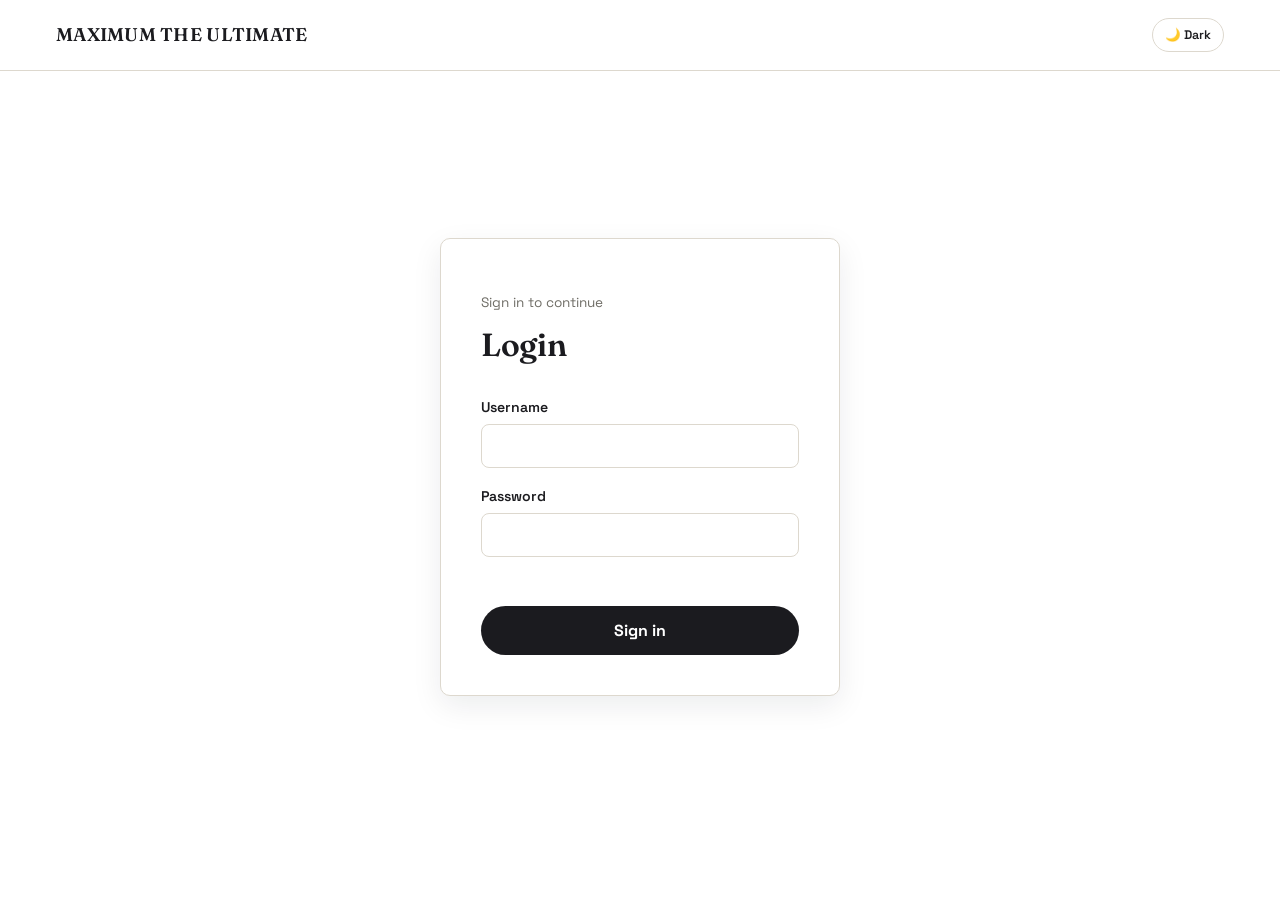
<file: index.html>
<!doctype html>
<html lang="en">
<head>
<script src="js/auth-guard.js?v=20261030b"></script>
<meta charset="utf-8" />
<meta name="viewport" content="width=device-width, initial-scale=1" />
<link rel="preconnect" href="https://script.google.com" crossorigin />
<link rel="preconnect" href="https://script.googleusercontent.com" crossorigin />
<link rel="dns-prefetch" href="https://script.google.com" />
<link rel="dns-prefetch" href="https://script.googleusercontent.com" />
<title>MAXIMUM THE ULTIMATE — Event Reports &amp; Analytics</title>
<link rel="stylesheet" href="css/style.css?v=20261030b" />
<link rel="stylesheet" href="css/loader.css?v=20261030b" />
<link rel="stylesheet" href="css/feas.css?v=20261030b" />
<link rel="stylesheet" href="css/home.css?v=20261030b" />
</head>
<body class="home-page">
  <header class="topnav homebar">
    <div class="brand"><svg class="brand-mark" viewBox="0 0 24 24" fill="currentColor" aria-hidden="true"><rect x="0" y="0" width="6" height="6" rx="1"/><rect x="9" y="0" width="6" height="6" rx="1"/><rect x="18" y="0" width="6" height="6" rx="1"/><rect x="9" y="9" width="6" height="6" rx="1"/><rect x="18" y="9" width="6" height="6" rx="1"/><rect x="0" y="18" width="6" height="6" rx="1"/><rect x="18" y="18" width="6" height="6" rx="1"/></svg>MAXIMUM THE ULTIMATE</div>
    <div class="topnav-actions"><button type="button" class="theme-toggle" data-theme-toggle>🌙 Dark</button></div>
  </header>

  <main class="home">
    <h1>Main menu</h1>
    <p class="sub">Choose a feature to open.</p>
    <nav class="tiles" aria-label="Features">
      <a class="tile" href="input.html" style="--tcl:#1f8a70;--tcd:#9fd4ab"><svg class="tile-px" viewBox="0 0 164 38" fill="currentColor" aria-hidden="true"><rect x="84" y="0" width="10" height="10" rx="1.5" opacity="0.46"/><rect x="98" y="0" width="10" height="10" rx="1.5" opacity="0.42"/><rect x="112" y="0" width="10" height="10" rx="1.5" opacity="0.60"/><rect x="126" y="0" width="10" height="10" rx="1.5" opacity="0.53"/><rect x="140" y="0" width="10" height="10" rx="1.5" opacity="0.58"/><rect x="154" y="0" width="10" height="10" rx="1.5" opacity="0.73"/><rect x="56" y="14" width="10" height="10" rx="1.5" opacity="0.25"/><rect x="70" y="14" width="10" height="10" rx="1.5" opacity="0.31"/><rect x="84" y="14" width="10" height="10" rx="1.5" opacity="0.32"/><rect x="98" y="14" width="10" height="10" rx="1.5" opacity="0.56"/><rect x="126" y="14" width="10" height="10" rx="1.5" opacity="0.63"/><rect x="140" y="14" width="10" height="10" rx="1.5" opacity="0.85"/><rect x="154" y="14" width="10" height="10" rx="1.5" opacity="0.61"/><rect x="0" y="28" width="10" height="10" rx="1.5" opacity="0.07"/><rect x="14" y="28" width="10" height="10" rx="1.5" opacity="0.11"/><rect x="56" y="28" width="10" height="10" rx="1.5" opacity="0.22"/><rect x="70" y="28" width="10" height="10" rx="1.5" opacity="0.28"/><rect x="98" y="28" width="10" height="10" rx="1.5" opacity="0.51"/><rect x="112" y="28" width="10" height="10" rx="1.5" opacity="0.62"/><rect x="126" y="28" width="10" height="10" rx="1.5" opacity="0.67"/><rect x="140" y="28" width="10" height="10" rx="1.5" opacity="0.90"/><rect x="154" y="28" width="10" height="10" rx="1.5" opacity="0.64"/></svg><span class="tile-ic"><svg viewBox="0 0 24 24" fill="currentColor" aria-hidden="true"><rect x="9" y="0" width="6" height="6" rx="1"/><rect x="0" y="9" width="6" height="6" rx="1" opacity="0.8"/><rect x="9" y="9" width="6" height="6" rx="1"/><rect x="18" y="9" width="6" height="6" rx="1" opacity="0.8"/><rect x="9" y="18" width="6" height="6" rx="1" opacity="0.55"/></svg></span><span class="tile-t">Input Report</span><span class="tile-d">Record events and rental items, plus the Event List (open, edit, duplicate).</span></a>
      <a class="tile" href="analytics.html" style="--tcl:#6b4fa0;--tcd:#aa9ddb"><svg class="tile-px" viewBox="0 0 164 38" fill="currentColor" aria-hidden="true"><rect x="14" y="0" width="10" height="10" rx="1.5" opacity="0.12"/><rect x="28" y="0" width="10" height="10" rx="1.5" opacity="0.14"/><rect x="70" y="0" width="10" height="10" rx="1.5" opacity="0.39"/><rect x="84" y="0" width="10" height="10" rx="1.5" opacity="0.47"/><rect x="98" y="0" width="10" height="10" rx="1.5" opacity="0.49"/><rect x="112" y="0" width="10" height="10" rx="1.5" opacity="0.49"/><rect x="126" y="0" width="10" height="10" rx="1.5" opacity="0.66"/><rect x="140" y="0" width="10" height="10" rx="1.5" opacity="0.57"/><rect x="154" y="0" width="10" height="10" rx="1.5" opacity="0.60"/><rect x="14" y="14" width="10" height="10" rx="1.5" opacity="0.11"/><rect x="28" y="14" width="10" height="10" rx="1.5" opacity="0.16"/><rect x="42" y="14" width="10" height="10" rx="1.5" opacity="0.21"/><rect x="56" y="14" width="10" height="10" rx="1.5" opacity="0.32"/><rect x="84" y="14" width="10" height="10" rx="1.5" opacity="0.43"/><rect x="98" y="14" width="10" height="10" rx="1.5" opacity="0.40"/><rect x="112" y="14" width="10" height="10" rx="1.5" opacity="0.44"/><rect x="126" y="14" width="10" height="10" rx="1.5" opacity="0.75"/><rect x="140" y="14" width="10" height="10" rx="1.5" opacity="0.59"/><rect x="154" y="14" width="10" height="10" rx="1.5" opacity="0.70"/><rect x="56" y="28" width="10" height="10" rx="1.5" opacity="0.29"/><rect x="70" y="28" width="10" height="10" rx="1.5" opacity="0.35"/><rect x="84" y="28" width="10" height="10" rx="1.5" opacity="0.39"/><rect x="98" y="28" width="10" height="10" rx="1.5" opacity="0.51"/><rect x="112" y="28" width="10" height="10" rx="1.5" opacity="0.66"/><rect x="126" y="28" width="10" height="10" rx="1.5" opacity="0.52"/><rect x="140" y="28" width="10" height="10" rx="1.5" opacity="0.53"/><rect x="154" y="28" width="10" height="10" rx="1.5" opacity="0.76"/></svg><span class="tile-ic"><svg viewBox="0 0 24 24" fill="currentColor" aria-hidden="true"><rect x="9" y="0" width="6" height="6" rx="1"/><rect x="9" y="9" width="6" height="6" rx="1"/><rect x="18" y="9" width="6" height="6" rx="1" opacity="0.7"/><rect x="0" y="18" width="6" height="6" rx="1" opacity="0.45"/><rect x="9" y="18" width="6" height="6" rx="1"/><rect x="18" y="18" width="6" height="6" rx="1" opacity="0.7"/></svg></span><span class="tile-t">Analytics</span><span class="tile-d">Data story: vendors, prices, items, and spending patterns.</span></a>
      <a class="tile" href="budget.html" style="--tcl:#d4472a;--tcd:#f2a691"><svg class="tile-px" viewBox="0 0 164 38" fill="currentColor" aria-hidden="true"><rect x="56" y="0" width="10" height="10" rx="1.5" opacity="0.26"/><rect x="70" y="0" width="10" height="10" rx="1.5" opacity="0.33"/><rect x="126" y="0" width="10" height="10" rx="1.5" opacity="0.60"/><rect x="140" y="0" width="10" height="10" rx="1.5" opacity="0.55"/><rect x="154" y="0" width="10" height="10" rx="1.5" opacity="0.61"/><rect x="0" y="14" width="10" height="10" rx="1.5" opacity="0.07"/><rect x="14" y="14" width="10" height="10" rx="1.5" opacity="0.11"/><rect x="28" y="14" width="10" height="10" rx="1.5" opacity="0.18"/><rect x="56" y="14" width="10" height="10" rx="1.5" opacity="0.26"/><rect x="98" y="14" width="10" height="10" rx="1.5" opacity="0.45"/><rect x="112" y="14" width="10" height="10" rx="1.5" opacity="0.68"/><rect x="126" y="14" width="10" height="10" rx="1.5" opacity="0.64"/><rect x="140" y="14" width="10" height="10" rx="1.5" opacity="0.73"/><rect x="154" y="14" width="10" height="10" rx="1.5" opacity="0.87"/><rect x="14" y="28" width="10" height="10" rx="1.5" opacity="0.11"/><rect x="56" y="28" width="10" height="10" rx="1.5" opacity="0.26"/><rect x="98" y="28" width="10" height="10" rx="1.5" opacity="0.36"/><rect x="112" y="28" width="10" height="10" rx="1.5" opacity="0.59"/><rect x="126" y="28" width="10" height="10" rx="1.5" opacity="0.60"/><rect x="140" y="28" width="10" height="10" rx="1.5" opacity="0.65"/><rect x="154" y="28" width="10" height="10" rx="1.5" opacity="0.92"/></svg><span class="tile-ic"><svg viewBox="0 0 24 24" fill="currentColor" aria-hidden="true"><rect x="18" y="0" width="6" height="6" rx="1"/><rect x="9" y="9" width="6" height="6" rx="1" opacity="0.75"/><rect x="18" y="9" width="6" height="6" rx="1"/><rect x="0" y="18" width="6" height="6" rx="1" opacity="0.4"/><rect x="9" y="18" width="6" height="6" rx="1" opacity="0.75"/><rect x="18" y="18" width="6" height="6" rx="1"/></svg></span><span class="tile-t">Budget</span><span class="tile-d">Build a budget with item, vendor, and price suggestions from the database.</span></a>
      <a class="tile" href="feasibility.html" style="--tcl:#b8860b;--tcd:#e8ca8d"><svg class="tile-px" viewBox="0 0 164 38" fill="currentColor" aria-hidden="true"><rect x="84" y="0" width="10" height="10" rx="1.5" opacity="0.43"/><rect x="112" y="0" width="10" height="10" rx="1.5" opacity="0.54"/><rect x="126" y="0" width="10" height="10" rx="1.5" opacity="0.56"/><rect x="140" y="0" width="10" height="10" rx="1.5" opacity="0.84"/><rect x="154" y="0" width="10" height="10" rx="1.5" opacity="0.84"/><rect x="14" y="14" width="10" height="10" rx="1.5" opacity="0.11"/><rect x="28" y="14" width="10" height="10" rx="1.5" opacity="0.15"/><rect x="42" y="14" width="10" height="10" rx="1.5" opacity="0.22"/><rect x="56" y="14" width="10" height="10" rx="1.5" opacity="0.23"/><rect x="84" y="14" width="10" height="10" rx="1.5" opacity="0.44"/><rect x="98" y="14" width="10" height="10" rx="1.5" opacity="0.54"/><rect x="126" y="14" width="10" height="10" rx="1.5" opacity="0.48"/><rect x="140" y="14" width="10" height="10" rx="1.5" opacity="0.87"/><rect x="154" y="14" width="10" height="10" rx="1.5" opacity="0.85"/><rect x="14" y="28" width="10" height="10" rx="1.5" opacity="0.10"/><rect x="42" y="28" width="10" height="10" rx="1.5" opacity="0.20"/><rect x="56" y="28" width="10" height="10" rx="1.5" opacity="0.30"/><rect x="70" y="28" width="10" height="10" rx="1.5" opacity="0.35"/><rect x="84" y="28" width="10" height="10" rx="1.5" opacity="0.45"/><rect x="98" y="28" width="10" height="10" rx="1.5" opacity="0.37"/><rect x="112" y="28" width="10" height="10" rx="1.5" opacity="0.63"/><rect x="140" y="28" width="10" height="10" rx="1.5" opacity="0.82"/><rect x="154" y="28" width="10" height="10" rx="1.5" opacity="0.96"/></svg><span class="tile-ic"><svg viewBox="0 0 24 24" fill="currentColor" aria-hidden="true"><rect x="0" y="0" width="6" height="6" rx="1" opacity="0.3"/><rect x="9" y="0" width="6" height="6" rx="1" opacity="0.65"/><rect x="18" y="0" width="6" height="6" rx="1" opacity="0.3"/><rect x="0" y="9" width="6" height="6" rx="1" opacity="0.65"/><rect x="9" y="9" width="6" height="6" rx="1"/><rect x="18" y="9" width="6" height="6" rx="1" opacity="0.65"/><rect x="0" y="18" width="6" height="6" rx="1" opacity="0.3"/><rect x="9" y="18" width="6" height="6" rx="1" opacity="0.65"/><rect x="18" y="18" width="6" height="6" rx="1" opacity="0.3"/></svg></span><span class="tile-t">Feasibility</span><span class="tile-d">Check event budget feasibility against the limit & margin.</span></a>
      <a class="tile" href="vendor.html" style="--tcl:#0e7c86;--tcd:#74bcc4"><svg class="tile-px" viewBox="0 0 164 38" fill="currentColor" aria-hidden="true"><rect x="0" y="0" width="10" height="10" rx="1.5" opacity="0.07"/><rect x="70" y="0" width="10" height="10" rx="1.5" opacity="0.34"/><rect x="98" y="0" width="10" height="10" rx="1.5" opacity="0.37"/><rect x="112" y="0" width="10" height="10" rx="1.5" opacity="0.54"/><rect x="126" y="0" width="10" height="10" rx="1.5" opacity="0.63"/><rect x="140" y="0" width="10" height="10" rx="1.5" opacity="0.87"/><rect x="154" y="0" width="10" height="10" rx="1.5" opacity="0.74"/><rect x="28" y="14" width="10" height="10" rx="1.5" opacity="0.15"/><rect x="42" y="14" width="10" height="10" rx="1.5" opacity="0.19"/><rect x="70" y="14" width="10" height="10" rx="1.5" opacity="0.32"/><rect x="84" y="14" width="10" height="10" rx="1.5" opacity="0.43"/><rect x="98" y="14" width="10" height="10" rx="1.5" opacity="0.45"/><rect x="112" y="14" width="10" height="10" rx="1.5" opacity="0.49"/><rect x="126" y="14" width="10" height="10" rx="1.5" opacity="0.75"/><rect x="140" y="14" width="10" height="10" rx="1.5" opacity="0.89"/><rect x="154" y="14" width="10" height="10" rx="1.5" opacity="0.59"/><rect x="0" y="28" width="10" height="10" rx="1.5" opacity="0.07"/><rect x="42" y="28" width="10" height="10" rx="1.5" opacity="0.21"/><rect x="56" y="28" width="10" height="10" rx="1.5" opacity="0.23"/><rect x="70" y="28" width="10" height="10" rx="1.5" opacity="0.40"/><rect x="84" y="28" width="10" height="10" rx="1.5" opacity="0.48"/><rect x="98" y="28" width="10" height="10" rx="1.5" opacity="0.43"/><rect x="112" y="28" width="10" height="10" rx="1.5" opacity="0.57"/><rect x="126" y="28" width="10" height="10" rx="1.5" opacity="0.75"/><rect x="140" y="28" width="10" height="10" rx="1.5" opacity="0.63"/><rect x="154" y="28" width="10" height="10" rx="1.5" opacity="0.97"/></svg><span class="tile-ic"><svg viewBox="0 0 24 24" fill="currentColor" aria-hidden="true"><rect x="0" y="0" width="6" height="6" rx="1"/><rect x="9" y="0" width="6" height="6" rx="1"/><rect x="18" y="0" width="6" height="6" rx="1"/><rect x="0" y="9" width="6" height="6" rx="1" opacity="0.6"/><rect x="9" y="9" width="6" height="6" rx="1" opacity="0.6"/><rect x="18" y="9" width="6" height="6" rx="1" opacity="0.6"/><rect x="0" y="18" width="6" height="6" rx="1" opacity="0.3"/><rect x="9" y="18" width="6" height="6" rx="1" opacity="0.3"/><rect x="18" y="18" width="6" height="6" rx="1" opacity="0.3"/></svg></span><span class="tile-t">Database</span><span class="tile-d">Item price database by vendor and day combination.</span></a>
    </nav>
  </main>

  <script src="js/loader.js?v=20261030b"></script>
  <script src="js/theme.js?v=20261030b"></script>
  </body>
</html>
</file>
<file: css/style.css>
/* =========================================================================
   style.css — shared tokens, reset, typography, and nav.
   Design language: editorial data journalism, not an admin dashboard.
   ========================================================================= */

@import url("https://fonts.googleapis.com/css2?family=Fraunces:ital,opsz,wght@0,9..144,400;0,9..144,500;0,9..144,600;0,9..144,700;1,9..144,500&family=Space+Grotesk:wght@400;500;600;700&display=swap");

:root {
  color-scheme: light;
  --paper: #ffffff;
  --paper-raised: #ffffff;
  --ink: #1b1b1f;
  --muted: #6f6d66;
  --line: #ddd8ce;

  --c-price: #1f8a70;
  --c-vendor-freq: #6b4fa0;
  --c-vendor-spend: #e8552f;
  --c-item: #c9971f;
  --c-itemvendor: #233d63;
  --c-time: #b23a6b;
  --c-payment: #0e7c86;
  --c-attention: #c1352e;

  --font-display: "Fraunces", Georgia, serif;
  --font-sans: "Space Grotesk", "Helvetica Neue", Arial, sans-serif;

  --measure: 640px;
  --radius: 10px;
  --shadow: 0 10px 30px rgba(15, 23, 42, 0.08);
}

:root[data-theme="dark"] {
  color-scheme: dark;
  --paper: #0b0b0d;
  --paper-raised: #151518;
  --ink: #f5f5f5;
  --muted: #a3a3ad;
  --line: #2b2b31;
  --shadow: 0 14px 34px rgba(0,0,0,.35);
}


* { box-sizing: border-box; }

html { scroll-behavior: smooth; }
@media (prefers-reduced-motion: reduce) {
  html { scroll-behavior: auto; }
  * { animation-duration: 0.01ms !important; animation-iteration-count: 1 !important; transition-duration: 0.01ms !important; scroll-behavior: auto !important; }
}

body {
  margin: 0;
  background: var(--paper);
  color: var(--ink);
  font-family: var(--font-sans);
  font-size: 16px;
  line-height: 1.5;
  -webkit-font-smoothing: antialiased;
}

h1, h2, h3 { font-family: var(--font-display); margin: 0; font-weight: 600; letter-spacing: -0.01em; }

a { color: inherit; }

button {
  font-family: var(--font-sans);
  cursor: pointer;
}

:focus-visible {
  outline: 3px solid var(--c-vendor-freq);
  outline-offset: 2px;
}

/* ---------------------------------------------------------------------- */
/* Top navigation                                                          */
/* ---------------------------------------------------------------------- */
.topnav {
  position: sticky;
  top: 0;
  z-index: 40;
  display: flex;
  align-items: center;
  justify-content: space-between;
  padding: 18px clamp(20px, 5vw, 56px);
  background: color-mix(in srgb, var(--paper) 92%, transparent);
  backdrop-filter: blur(6px);
  border-bottom: 1px solid var(--line);
}

.topnav .brand {
  font-family: var(--font-display);
  font-weight: 600;
  font-size: 1.15rem;
}

.topnav .brand span { color: var(--ink); }
.topnav .brand { text-transform: uppercase; letter-spacing: .015em; }
.topnav-actions { display:flex; align-items:center; gap:10px; }
.theme-toggle { border:1px solid var(--line); background:var(--paper-raised); color:var(--ink); border-radius:999px; padding:8px 12px; font-size:.78rem; font-weight:600; cursor:pointer; white-space:nowrap; flex-shrink:0; transition:transform .2s ease, border-color .2s ease, background .2s ease; }
.theme-toggle:hover { transform:translateY(-1px); border-color:var(--ink); }

.topnav nav {
  display: flex;
  gap: 28px;
}

.topnav nav a {
  text-decoration: none;
  font-size: 0.95rem;
  font-weight: 500;
  color: var(--muted);
  white-space: nowrap;
  padding-bottom: 4px;
  border-bottom: 2px solid transparent;
  transition: color 0.2s ease, border-color 0.2s ease;
}

.topnav nav a:hover,
.topnav nav a.active {
  color: var(--ink);
  border-bottom-color: var(--c-vendor-spend);
}

/* ---------------------------------------------------------------------- */
/* Landing page (index.html)                                               */
/* ---------------------------------------------------------------------- */
.landing-hero {
  min-height: calc(100vh - 68px);
  display: flex;
  flex-direction: column;
  justify-content: center;
  padding: 40px clamp(20px, 6vw, 80px) 80px;
}

.landing-hero .kicker {
  font-size: 0.95rem;
  color: var(--muted);
  margin-bottom: 18px;
  max-width: 480px;
}

.landing-hero h1 {
  font-size: clamp(2.6rem, 7vw, 5.2rem);
  line-height: 1.02;
  max-width: 16ch;
}

.landing-hero h1 em {
  font-style: italic;
  color: var(--c-vendor-spend);
}

.landing-actions {
  display: flex;
  gap: 16px;
  margin-top: 44px;
  flex-wrap: wrap;
}

.btn {
  display: inline-flex;
  align-items: center;
  gap: 10px;
  padding: 14px 26px;
  border-radius: 999px;
  font-weight: 600;
  font-size: 1rem;
  text-decoration: none;
  border: 1.5px solid var(--ink);
  transition: transform 0.15s ease, background 0.15s ease, color 0.15s ease;
}

.btn-primary { background: var(--ink); color: var(--paper); }
.btn-primary:hover { transform: translateY(-2px); background: var(--c-vendor-spend); border-color: var(--c-vendor-spend); }

.btn-secondary { background: transparent; color: var(--ink); }
.btn-secondary:hover { transform: translateY(-2px); background: var(--paper-raised); }

.landing-glance {
  display: grid;
  grid-template-columns: repeat(auto-fit, minmax(150px, 1fr));
  gap: 28px;
  margin-top: 64px;
  max-width: 760px;
}

.glance-item .num {
  font-family: var(--font-display);
  font-size: clamp(2rem, 4vw, 2.8rem);
  color: var(--c-itemvendor);
}

.glance-item .label {
  font-size: 0.85rem;
  color: var(--muted);
  margin-top: 4px;
}


/* Responsive safety */
img, svg, canvas, iframe { max-width: 100%; }
.chart-wrap, .item-block, .field, .story-section, .section-text { min-width: 0; }
/* Kata hanya dipatahkan kalau satu kata benar-benar tidak muat di baris
   (mis. URL panjang). Sebelumnya "anywhere" membuat menu & tombol yang
   sempit terpecah huruf per huruf di layar HP. */
* { overflow-wrap: break-word; }
.topnav nav a, .theme-toggle, .btn, button { overflow-wrap: normal; word-break: normal; }


/* ---------------------------------------------------------------------- */
/* Navigasi di layar kecil: 2 baris rapi (nama di atas, menu di bawah)     */
/* ---------------------------------------------------------------------- */
@media (max-width: 760px) {
  .topnav {
    flex-wrap: wrap;
    gap: 10px 12px;
    padding: 12px clamp(16px, 5vw, 28px) 0;
  }
  .topnav .brand {
    flex: 1 1 0;                  /* boleh 2 baris, supaya tombol tema tetap sebaris di kanan */
    min-width: 0;
    text-wrap: balance;
    font-size: clamp(0.92rem, 4.2vw, 1.05rem);
    line-height: 1.25;
    padding-bottom: 2px;
  }
  .topnav-actions {
    display: contents;            /* toggle naik ke baris pertama, menu ke baris kedua */
  }
  .topnav-actions .theme-toggle {
    order: 2;
    align-self: center;
    margin-left: auto;
  }
  .topnav-actions nav {
    order: 3;
    flex: 1 1 100%;
    gap: 18px;
    overflow-x: auto;
    scrollbar-width: none;
    -webkit-overflow-scrolling: touch;
    margin: 0 calc(-1 * clamp(16px, 5vw, 28px));
    padding: 0 clamp(16px, 5vw, 28px);
  }
  .topnav-actions nav::-webkit-scrollbar { display: none; }
  .topnav nav a {
    padding: 8px 0 10px;
    font-size: 0.92rem;
  }
  .topnav:not(:has(nav)) { padding-bottom: 12px; }   /* halaman login: tanpa baris menu */
}
</file>
<file: css/loader.css>
/* =========================================================================
   loader.css — loader "grid fill" MAXIMUM THE ULTIMATE.
   Satu tampilan loading untuk semua halaman: login, index, input,
   analytics, dan vendor. Warna mengikuti tema (var --ink / --paper di
   style.css) sehingga otomatis benar di mode gelap maupun terang.
   ========================================================================= */

.mx-loader {
  --mx-duration: 1.8s;
  display: flex;
  flex-direction: column;
  align-items: center;
  gap: 15px;
}

.mx-loader .mx-logo {
  width: 160px;
  height: 160px;
}

.mx-loader .mx-circle { fill: var(--ink); }

.mx-loader .mx-sq {
  fill: var(--paper);
  opacity: 0;
  transform-box: fill-box;
  transform-origin: center;
  transform: scale(0.4);
  animation: mx-pop var(--mx-duration) ease forwards infinite;
}

.mx-loader .mx-sq:nth-of-type(1) { animation-delay: 0s; }
.mx-loader .mx-sq:nth-of-type(2) { animation-delay: 0.13s; }
.mx-loader .mx-sq:nth-of-type(3) { animation-delay: 0.26s; }
.mx-loader .mx-sq:nth-of-type(4) { animation-delay: 0.39s; }
.mx-loader .mx-sq:nth-of-type(5) { animation-delay: 0.52s; }
.mx-loader .mx-sq:nth-of-type(6) { animation-delay: 0.65s; }
.mx-loader .mx-sq:nth-of-type(7) { animation-delay: 0.78s; }
.mx-loader .mx-sq:nth-of-type(8) { animation-delay: 0.91s; }
.mx-loader .mx-sq:nth-of-type(9) { animation-delay: 1.04s; }

@keyframes mx-pop {
  0%   { opacity: 0; transform: scale(0.4); }
  12%  { opacity: 1; transform: scale(1.08); }
  20%  { opacity: 1; transform: scale(1); }
  75%  { opacity: 1; transform: scale(1); }
  88%  { opacity: 0; transform: scale(0.4); }
  100% { opacity: 0; transform: scale(0.4); }
}

.mx-loader .mx-label {
  font-family: var(--font-sans, sans-serif);
  font-size: 24px;
  font-weight: 800;
  letter-spacing: 0.04em;
  color: var(--ink);
  text-align: center;
  text-transform: uppercase;
}

/* Loader kecil untuk dipakai di dalam tombol / area sempit ----------------- */
.mx-loader.mx-sm .mx-logo { width: 72px; height: 72px; }
.mx-loader.mx-sm .mx-label { font-size: 14px; }

/* Overlay layar penuh ------------------------------------------------------ */
.mx-overlay {
  position: fixed;
  inset: 0;
  z-index: 9999;
  display: flex;
  align-items: center;
  justify-content: center;
  background: var(--paper);
  opacity: 1;
  transition: opacity 0.25s ease;
}
.mx-overlay.mx-hiding { opacity: 0; pointer-events: none; }

/* Loader inline (mengisi area konten, bukan menutup layar) ------------------ */
.mx-inline {
  display: flex;
  flex-direction: column;
  align-items: center;
  justify-content: center;
  width: 100%;
  min-height: 55vh;
  gap: 15px;
}

/* pastikan atribut hidden tetap menang atas display:flex di atas */
.mx-inline[hidden], .mx-loader[hidden] { display: none !important; }

@media (prefers-reduced-motion: reduce) {
  .mx-loader .mx-sq { animation: none; opacity: 1; transform: scale(1); }
}
</file>
<file: css/feas.css>
@import url("https://fonts.googleapis.com/css2?family=Instrument+Sans:wght@400;500;600;700&display=swap");
/* feas.css — bahasa desain Feasibility (palet, font, bar Home, menu kartu). Dimuat paling akhir di setiap halaman. */
:root{--paper:#eef1f4;--paper-raised:#fff;--ink:#131d27;--muted:#647282;--line:#dbe1e7;
--font-sans:"Instrument Sans",system-ui,-apple-system,"Segoe UI",Roboto,sans-serif;--font-display:var(--font-sans);
--f-blue:#1d5fd6;--f-blue-ink:#fff;--f-red:#c7352b;--f-cat:#e4e9ee;--shadow:0 6px 20px rgba(15,23,42,.07)}
:root[data-theme="dark"]{--paper:#10161d;--paper-raised:#18212b;--ink:#e8edf2;--muted:#93a1b0;--line:#2b3947;
--f-blue:#4b8bff;--f-blue-ink:#07101c;--f-red:#ff7a6e;--f-cat:#223040}
body{font-size:15px;font-variant-numeric:tabular-nums}
h1,h2,h3{letter-spacing:-.01em}
/* bar atas: tombol Home + nama fitur */
.topnav.homebar{padding:10px clamp(14px,3vw,28px);gap:12px;background:var(--paper-raised);backdrop-filter:none;justify-content:flex-start;flex-wrap:nowrap}
.homebar .home-btn{display:inline-flex;align-items:center;gap:7px;text-decoration:none;font-weight:600;font-size:.88rem;padding:7px 12px;border:1px solid var(--line);border-radius:6px;color:var(--ink);background:transparent;white-space:nowrap}
.homebar .home-btn:hover{border-color:var(--muted)}
.homebar svg{width:18px;height:18px;flex:none}
.homebar .brand{display:flex;align-items:center;gap:8px;flex:0 1 auto!important;text-transform:none;font-family:var(--font-sans);font-weight:700;font-size:1.02rem;letter-spacing:0;padding:0}
.homebar .brand svg{color:var(--f-blue)}
.homebar .topnav-actions{margin-left:auto}
@media (max-width:760px){.topnav.homebar{padding:10px 14px}.homebar .home-btn span{display:none}.homebar .home-btn{padding:7px 9px}}
@media print{.topnav.homebar{display:none!important}}
/* menu utama */
.home{max-width:1100px;margin:0 auto;padding:26px clamp(14px,3vw,28px) 60px}
.home h1{font-size:1.7rem;font-weight:700;margin:0 0 4px}
.home .sub{color:var(--muted);margin:0 0 16px;font-size:.95rem}
.glance{display:flex;flex-wrap:wrap;gap:10px;margin:0 0 20px}
.glance .g{background:var(--paper-raised);border:1px solid var(--line);border-radius:10px;padding:10px 16px;min-width:130px}
.glance .num{font-size:1.4rem;font-weight:700}
.glance .label{font-size:.78rem;color:var(--muted)}
.tiles{display:grid;grid-template-columns:repeat(auto-fill,minmax(250px,1fr));gap:14px}
.tile{display:flex;flex-direction:column;gap:6px;padding:18px;background:var(--paper-raised);border:1px solid var(--line);border-radius:12px;text-decoration:none;color:var(--ink);transition:transform .15s,border-color .15s}
.tile:hover{transform:translateY(-2px);border-color:var(--tc)}
.tile-ic{width:44px;height:44px;border-radius:10px;display:grid;place-items:center;color:var(--tc);background:color-mix(in srgb,var(--tc) 14%,transparent);margin-bottom:6px}
.tile-ic svg{width:24px;height:24px}
.tile-t{font-weight:700;font-size:1.02rem}
.tile-d{color:var(--muted);font-size:.85rem;line-height:1.4}
</file>
<file: css/home.css>
/* home.css — halaman depan (Menu utama): panel kartu bergaya "pixel".
   Hanya berlaku di <body class="home-page">; halaman fitur tidak terpengaruh.
   Gelap = tampilan utama, terang = kebalikannya (netral hitam <-> putih). */

body.home-page{
  --paper:#f3f3f5; --paper-raised:#f3f3f5;
  --ink:#16161a; --muted:#6a6a74; --line:#dcdce2;
  --tile:#ffffff; --panel:rgba(22,22,26,.025);
}
:root[data-theme="dark"] body.home-page{
  --paper:#0a0a0c; --paper-raised:#0a0a0c;
  --ink:#f2f2f4; --muted:#9a9aa5; --line:#2a2a30;
  --tile:#131316; --panel:rgba(255,255,255,.025);
}

/* bar atas: menyatu dengan latar */
.home-page .topnav.homebar{background:var(--paper);}
.home-page .topnav.homebar .brand{gap:10px}
.home-page .topnav.homebar .brand .brand-mark{width:22px;height:22px;color:var(--ink);flex:none}

/* judul */
.home-page .home{
  max-width:960px;padding-top:28px;
  display:flex;flex-direction:column;min-height:calc(100vh - 62px);min-height:calc(100dvh - 62px);
}
.home-page .home h1{font-size:1.75rem;font-weight:650;margin:0 0 6px}
.home-page .home .sub{margin:0 0 18px;font-size:.95rem;color:var(--muted)}

/* panel: daftar fitur memanjang ke bawah, mengisi tinggi halaman */
.home-page .tiles{
  position:relative;overflow:hidden;isolation:isolate;
  flex:1 1 auto;max-height:760px;
  display:grid;grid-template-columns:minmax(0,1fr);grid-auto-rows:minmax(83px,1fr);gap:10px;
  padding:14px;border:1px solid var(--line);border-radius:16px;
  background:linear-gradient(180deg,var(--panel),transparent 70%);
}

/* baris fitur: ikon di kiri, judul + deskripsi, hiasan piksel di kanan */
.home-page .tile{--tc:var(--tcl)}
:root[data-theme="dark"] .home-page .tile{--tc:var(--tcd)}
.home-page .tile{
  position:relative;z-index:1;overflow:hidden;min-height:83px;
  display:grid;grid-template-columns:auto minmax(0,1fr);grid-template-areas:"ic t" "ic d";
  column-gap:20px;row-gap:3px;align-content:center;align-items:center;
  padding:14px 24px;
  background:var(--tile);border:1px solid var(--line);border-radius:12px;
  transition:border-color .2s ease,background .2s ease,box-shadow .2s ease;
}
.home-page .tile:hover,.home-page .tile:focus-visible{
  transform:none;
  border-color:color-mix(in srgb,var(--tc) 55%,var(--line));
  background:
    radial-gradient(90% 180% at 0% 50%,color-mix(in srgb,var(--tc) 16%,transparent),transparent 62%),
    var(--tile);
  box-shadow:inset 0 0 0 1px color-mix(in srgb,var(--tc) 14%,transparent);
}
.home-page .tile:focus-visible{outline:2px solid var(--tc);outline-offset:2px}

.home-page .tile-ic{
  grid-area:ic;align-self:center;
  width:48px;height:48px;border-radius:0;background:none;margin:0;
  display:block;color:var(--tc);
}
.home-page .tile-ic svg{width:100%;height:100%;display:block}
.home-page .tile-t{grid-area:t;align-self:end;font-weight:650;font-size:1.08rem;letter-spacing:-.005em}
.home-page .tile-d{grid-area:d;align-self:start;font-size:.88rem;line-height:1.45;color:var(--muted);max-width:64ch;padding-right:0}

/* hiasan piksel di sisi kanan baris: tiap baris punya pola acak sendiri, makin penuh ke kanan */
.home-page .tile-t,.home-page .tile-d{position:relative;z-index:1}
.tile-px{position:absolute;top:50%;right:22px;transform:translateY(-50%);width:305px;color:var(--ink);opacity:.2;pointer-events:none;transition:opacity .25s ease}
.home-page .tile:hover .tile-px,.home-page .tile:focus-visible .tile-px{opacity:.95}

@media (max-width:1000px){.tile-px{width:190px}}
@media (max-width:760px){.tile-px{width:120px}}
@media (max-width:560px){
  .home-page .home{padding-top:24px}
  .home-page .tiles{padding:10px;gap:10px;border-radius:14px;grid-auto-rows:minmax(88px,auto)}
  .home-page .tile{padding:14px 16px;column-gap:14px}
  .home-page .tile-ic{width:40px;height:40px}
  .home-page .tile-d{padding-right:0;font-size:.82rem}
  .tile-px{display:none}
}
</file>
<file: css/login.css>
/* =========================================================================
   login.css — halaman login. Memakai token warna/font dari style.css
   (var(--paper), var(--ink), var(--c-*), dsb) supaya temanya menyatu
   dengan halaman lain, termasuk mode terang/gelap.
   ========================================================================= */

.login-wrap {
  min-height: calc(100vh - 68px);
  display: flex;
  align-items: center;
  justify-content: center;
  padding: 40px clamp(20px, 6vw, 80px) 80px;
}

.login-card {
  width: 100%;
  max-width: 400px;
  background: var(--paper-raised);
  border: 1.5px solid var(--line);
  border-radius: var(--radius);
  box-shadow: var(--shadow);
  padding: 40px clamp(24px, 5vw, 40px);
}

.login-card .kicker {
  font-size: 0.85rem;
  color: var(--muted);
  margin-bottom: 8px;
}

.login-card h1 {
  font-size: clamp(1.6rem, 4vw, 2rem);
  margin-bottom: 28px;
}

.login-card .field {
  display: flex;
  flex-direction: column;
  gap: 6px;
  margin-bottom: 18px;
}

.login-card .field label {
  font-size: 0.88rem;
  font-weight: 600;
}

.login-card .field input {
  font-family: var(--font-sans);
  font-size: 0.98rem;
  padding: 11px 13px;
  border: 1.5px solid var(--line);
  border-radius: 8px;
  background: var(--paper);
  color: var(--ink);
  transition: border-color 0.15s ease, box-shadow 0.15s ease;
}

.login-card .field input:focus {
  border-color: var(--c-itemvendor);
  box-shadow: 0 0 0 3px rgba(35, 61, 99, 0.12);
  outline: none;
}

.login-error {
  min-height: 1.2em;
  font-size: 0.85rem;
  color: var(--c-vendor-spend);
  margin-bottom: 14px;
}

#login-submit {
  width: 100%;
  padding: 14px 26px;
  border-radius: 999px;
  background: var(--ink);
  color: var(--paper);
  border: none;
  font-weight: 700;
  font-size: 1rem;
  transition: transform 0.15s ease, background 0.15s ease;
}
#login-submit:hover { transform: translateY(-2px); background: var(--c-vendor-spend); }
#login-submit:disabled { opacity: 0.5; cursor: progress; transform: none; }

@media (max-width: 480px) {
  .login-card { padding: 32px 22px; }
}
</file>
<file: css/vendor.css>
/* =========================================================================
   vendor.css — Pusat Database & Harga.
   Semua selector di-scope ke .vendor-page dan semua CSS variable diberi
   prefix --v-* supaya tidak bentrok dengan style.css (topnav, tombol, dsb).

   Warna & font di bawah ini adalah ALIAS ke token bersama di style.css
   (--paper/--ink/--muted/--line/--font-*, dan warna aksen --c-*) supaya
   halaman ini ikut tema umum situs (termasuk otomatis ikut light/dark)
   alih-alih memakai palet & font sendiri. Layout/format (padding, gap,
   ukuran, grid) di bawahnya sengaja TIDAK diubah.
   ========================================================================= */

:root{
  --v-radius:10px;
  --v-bg: var(--paper);
  --v-panel: var(--paper-raised);
  --v-panel-2: color-mix(in srgb, var(--paper-raised) 88%, var(--ink) 8%);
  --v-line: var(--line);
  --v-text: var(--ink);
  --v-muted: var(--muted);
  --v-muted-2: color-mix(in srgb, var(--muted) 20%, transparent);
  --v-teal: var(--c-payment);
  --v-amber: var(--c-item);
  --v-red: var(--c-attention);
  --v-blue: var(--c-itemvendor);
  --v-teal-ink: var(--paper);
  --v-shadow: var(--shadow);
}
.vendor-page *, .vendor-page{ box-sizing:border-box; }

/* vendor.css hanya dimuat di vendor.html, jadi aman menata <body> di sini */
body{ background:var(--v-bg); color:var(--v-text); }
.vendor-page{ min-height:calc(100vh - 64px); }
.vendor-page{
  margin:0;
  background: linear-gradient(var(--v-line) 1px, transparent 1px) 0 0/100% 28px, var(--v-bg);
  color:var(--v-text); font-family:var(--font-sans); padding:28px 32px 60px;
  transition:background-color .2s ease, color .2s ease;
}
.vendor-page .mono{ font-family:var(--font-sans); }
.vendor-page h1{ font-family:var(--font-display); font-size:26px; margin:0 0 2px; letter-spacing:-0.02em; }
.vendor-page .eyebrow{ font-family:var(--font-sans); font-size:11px; letter-spacing:0.14em; text-transform:uppercase; color:var(--v-teal); margin-bottom:6px; }
.vendor-page .sub{ color:var(--v-muted); font-size:13.5px; margin-bottom:22px; max-width:820px; }

.vendor-page .topbar{ display:flex; justify-content:space-between; align-items:flex-start; gap:16px; }

.vendor-page .loading{ position:fixed; inset:64px 0 0 0; background:var(--paper); display:flex; align-items:center; justify-content:center; z-index:100; font-family:var(--font-sans); color:var(--v-teal); text-align:center; padding:20px; opacity:.97; }

.vendor-page .searchbar{ background:var(--v-panel); border:1px solid var(--v-line); border-radius:var(--v-radius); padding:14px 16px; margin-bottom:14px; display:flex; gap:14px; align-items:center; }
.vendor-page .searchbar .field{ flex:1; }
.vendor-page .searchbar input{ width:100%; background:transparent; border:none; outline:none; color:var(--v-text); font-family:var(--font-sans); font-size:15px; padding:6px 0; }
.vendor-page .searchbar input::placeholder{ color:var(--v-muted); }
.vendor-page .searchmeta{ display:flex; justify-content:space-between; align-items:center; margin-top:6px; font-size:12px; color:var(--v-muted); }
.vendor-page .searchmeta .count{ color:var(--v-teal); font-family:var(--font-sans); }

.vendor-page .filters{ display:flex; gap:8px; flex-wrap:wrap; margin-bottom:10px; align-items:center; }
.vendor-page select.sel{ background:var(--v-panel-2); border:1px solid var(--v-line); color:var(--v-text); font-size:12.5px; padding:6px 10px; border-radius:99px; }
.vendor-page .filters .divider-dot{ width:1px; height:18px; background:var(--v-line); margin:0 2px; }
.vendor-page .duration-controls{ display:flex; gap:8px; align-items:center; background:var(--v-panel-2); border:1px solid var(--v-line); border-radius:99px; padding:4px 6px 4px 12px; }
.vendor-page .duration-controls label{ font-size:11px; color:var(--v-muted); text-transform:uppercase; letter-spacing:.05em; }
.vendor-page .duration-controls select{ background:var(--v-panel); border:1px solid var(--v-line); color:var(--v-text); font-size:12.5px; padding:5px 8px; border-radius:99px; }
.vendor-page .notebar{ font-size:11.5px; color:var(--v-muted); margin:-4px 0 16px; }

.vendor-page .tablewrap{ background:var(--v-panel); border:1px solid var(--v-line); border-radius:var(--v-radius); overflow:auto; max-height:720px; }
.vendor-page table{ width:100%; border-collapse:collapse; font-size:13px; }
.vendor-page thead th{ position:sticky; top:0; background:var(--v-panel); text-align:left; font-size:10.5px; text-transform:uppercase; letter-spacing:.07em; color:var(--v-muted); padding:10px 14px; border-bottom:1px solid var(--v-line); white-space:nowrap; z-index:2; }
.vendor-page tbody td{ padding:10px 14px; border-bottom:1px solid var(--v-line); vertical-align:top; }
.vendor-page tbody tr:hover{ background:var(--v-panel-2); }
.vendor-page .item-name{ font-weight:600; }
.vendor-page .vendor-tag{ color:var(--v-muted); font-size:11.5px; }
.vendor-page .tag-jenis{ display:inline-block; font-size:9.5px; text-transform:uppercase; padding:1px 6px; border-radius:5px; background:var(--v-panel-2); color:var(--v-muted); margin-top:3px; }
.vendor-page .itemid-tag{ font-family:var(--font-sans); font-size:9.5px; color:var(--v-muted); }
.vendor-page mark{ background:rgba(47,217,196,.32); color:var(--v-text); border-radius:3px; padding:0 2px; }

.vendor-page .spec-cell{ max-width:320px; }
.vendor-page .spec-preview{ color:var(--v-muted); font-size:11.5px; white-space:pre-line; line-height:1.5; }
.vendor-page .spec-full{ color:var(--v-muted); font-size:11.5px; white-space:pre-line; line-height:1.5; display:none; margin-top:4px; }
.vendor-page .spec-full.open{ display:block; }
.vendor-page .spec-toggle{ display:inline-block; margin-top:4px; font-size:10.5px; color:var(--v-blue); cursor:pointer; background:none; border:none; padding:0; font-family:var(--font-sans); }
.vendor-page .spec-toggle:hover{ text-decoration:underline; }
.vendor-page .spec-empty{ color:var(--v-muted); font-size:11px; opacity:.6; }

.vendor-page .price{ font-family:var(--font-sans); font-weight:600; }
.vendor-page .tbcbadge{ display:inline-block; margin-left:6px; font-size:9.5px; padding:1px 6px; border-radius:5px; font-family:var(--font-sans); background:rgba(241,89,107,.15); color:var(--v-red); }
.vendor-page .price-note{ font-size:10.5px; color:var(--v-muted); font-family:var(--font-sans); margin-top:3px; line-height:1.5; }
.vendor-page .price-note.approx{ color:var(--v-amber); }
.vendor-page .price-note.gr{ color:var(--v-blue); }
.vendor-page .sheet-tag{ color:var(--v-muted); font-size:10.5px; }
.vendor-page .viewlink{ display:inline-flex; align-items:center; gap:4px; font-size:11px; color:var(--v-blue); text-decoration:none; border:1px solid var(--v-line); padding:4px 8px; border-radius:6px; white-space:nowrap; }
.vendor-page .viewlink:hover{ border-color:var(--v-blue); background:rgba(91,141,239,.08); }
.vendor-page .empty{ padding:40px; text-align:center; color:var(--v-muted); font-size:13px; }

.vendor-page .note{ font-size:11.5px; color:var(--v-muted); line-height:1.5; }

.vendor-page .section-divider{ margin:40px 0 18px; padding-top:22px; border-top:1px dashed var(--v-line); }
.vendor-page .section-divider h2{ font-family:var(--font-display); font-size:19px; margin:0 0 3px; }
.vendor-page .opt-layout{ display:grid; grid-template-columns:1.15fr 1.35fr; gap:16px; align-items:start; }
.vendor-page .opt-panel{ background:var(--v-panel); border:1px solid var(--v-line); border-radius:var(--v-radius); padding:16px; }
.vendor-page .opt-row{ display:grid; grid-template-columns:1.9fr .45fr 1.05fr auto; gap:6px; margin-bottom:8px; align-items:start; }
.vendor-page .opt-row select, .vendor-page .opt-row input{ background:var(--v-panel-2); border:1px solid var(--v-line); color:var(--v-text); border-radius:6px; padding:8px 8px; font-size:12px; width:100%; }
.vendor-page .opt-row .fld-label{ font-size:9px; color:var(--v-muted); text-transform:uppercase; margin-bottom:2px; display:block; }
.vendor-page .opt-item-cell{ position:relative; }
.vendor-page .opt-item-controls{ display:flex; gap:6px; }
.vendor-page .opt-item-controls select{ width:104px; flex-shrink:0; }
.vendor-page .opt-item-controls input[type=text]{ flex:1; min-width:0; }
.vendor-page .opt-item-suggestions{
  display:none; position:absolute; top:calc(100% + 4px); left:0; right:0; z-index:25;
  background:var(--v-panel); border:1px solid var(--v-line); border-radius:8px; box-shadow:var(--v-shadow);
  max-height:260px; overflow:auto;
}
.vendor-page .opt-item-suggestions.open{ display:block; }
.vendor-page .opt-remove{ background:transparent; border:1px solid var(--v-line); color:var(--v-muted); border-radius:6px; width:32px; height:34px; cursor:pointer; margin-top:2px; }
.vendor-page .opt-remove:hover{ border-color:var(--v-red); color:var(--v-red); }
.vendor-page .opt-headrow{ display:grid; grid-template-columns:1.9fr .45fr 1.05fr auto; gap:6px; margin-bottom:4px; }
.vendor-page .opt-headrow span{ font-size:9.5px; text-transform:uppercase; color:var(--v-muted); }
.vendor-page .btn{ border:none; border-radius:8px; padding:9px 16px; font-size:12.5px; font-weight:600; cursor:pointer; }
.vendor-page .btn-ghost{ background:var(--v-panel-2); color:var(--v-text); border:1px solid var(--v-line); }
.vendor-page .btn-primary{ background:var(--v-teal); color:var(--v-teal-ink); }
.vendor-page .opt-actions{ display:flex; gap:8px; margin-top:12px; flex-wrap:wrap; }
.vendor-page .opt-result-empty{ color:var(--v-muted); font-size:12.5px; padding:20px 4px; }
.vendor-page .opt-summary{ display:grid; grid-template-columns:repeat(2,1fr); gap:10px; margin-bottom:14px; }
.vendor-page .opt-summary .box{ background:var(--v-panel-2); border:1px solid var(--v-line); border-radius:8px; padding:10px 12px; }
.vendor-page .opt-summary .box .l{ font-size:10px; text-transform:uppercase; color:var(--v-muted); margin-bottom:4px; }
.vendor-page .opt-summary .box .v{ font-family:var(--font-sans); font-size:16px; font-weight:600; }
.vendor-page .opt-summary .box.hero{ border-color:var(--v-teal); }
.vendor-page .opt-summary .box.hero .v{ color:var(--v-teal); }
.vendor-page .opt-table{ width:100%; border-collapse:collapse; font-size:12.5px; }
.vendor-page .opt-table th{ text-align:left; font-size:10px; text-transform:uppercase; color:var(--v-muted); padding:6px 8px; border-bottom:1px solid var(--v-line); }
.vendor-page .opt-table td{ padding:7px 8px; border-bottom:1px solid var(--v-line); vertical-align:top; }
.vendor-page .approx-note{ color:var(--v-amber); font-size:10.5px; display:block; margin-top:2px; }
.vendor-page .gr-note{ color:var(--v-blue); font-size:10.5px; display:block; margin-top:2px; }
.vendor-page .miss-note{ color:var(--v-red); font-size:11.5px; margin-top:10px; }
.vendor-page .vname{ font-weight:600; }
.vendor-page .cmp-panel{ background:var(--v-panel); border:1px solid var(--v-line); border-radius:var(--v-radius); padding:16px; }
.vendor-page .cmp-controls{ display:flex; gap:10px; flex-wrap:wrap; margin-bottom:10px; align-items:stretch; }
.vendor-page .cmp-search-wrap{ position:relative; flex:1; min-width:240px; }
.vendor-page .cmp-search-wrap input[type=text]{ width:100%; background:var(--v-panel-2); border:1px solid var(--v-line); color:var(--v-text); border-radius:8px; padding:10px 12px; font-family:var(--font-sans); font-size:13px; }
.vendor-page .cmp-search-wrap input[type=text]:focus{ outline:none; border-color:var(--v-teal); }
.vendor-page .cmp-suggestions{
  display:none; position:absolute; top:calc(100% + 6px); left:0; right:0; z-index:20;
  background:var(--v-panel); border:1px solid var(--v-line); border-radius:8px; box-shadow:var(--v-shadow);
  max-height:320px; overflow:auto;
}
.vendor-page .cmp-suggestions.open{ display:block; }
.vendor-page .cmp-suggestion{ padding:9px 12px; cursor:pointer; border-bottom:1px solid var(--v-line); }
.vendor-page .cmp-suggestion:last-child{ border-bottom:none; }
.vendor-page .cmp-suggestion:hover, .vendor-page .cmp-suggestion.active{ background:var(--v-panel-2); }
.vendor-page .cmp-suggestion .s-nm{ font-size:12.5px; font-weight:600; }
.vendor-page .cmp-suggestion .s-meta{ font-size:10.5px; color:var(--v-muted); margin-top:2px; }
.vendor-page .cmp-suggestions .cmp-suggest-label{ padding:8px 12px 4px; font-size:10px; text-transform:uppercase; color:var(--v-muted); letter-spacing:.06em; }
.vendor-page #btnCompare{ flex-shrink:0; }
.vendor-page .cmp-hint{ font-size:11.5px; color:var(--v-muted); margin-bottom:12px; }

.vendor-page .cmp-result-empty{ color:var(--v-muted); font-size:12.5px; padding:20px 4px; text-align:center; }
.vendor-page .cmp-item{ border:1px solid var(--v-line); border-radius:8px; overflow:hidden; }
.vendor-page .cmp-item-head{ display:flex; justify-content:space-between; align-items:center; gap:10px; padding:12px 14px; background:var(--v-panel-2); flex-wrap:wrap; }
.vendor-page .cmp-item-head .left{ display:flex; flex-direction:column; gap:3px; min-width:0; }
.vendor-page .cmp-item-head .nm{ font-weight:600; font-size:14.5px; }
.vendor-page .cmp-item-head .meta{ font-size:11px; color:var(--v-muted); }
.vendor-page .cmp-item-head .right{ display:flex; align-items:center; gap:14px; text-align:right; flex-shrink:0; }
.vendor-page .cmp-item-head .range{ font-family:var(--font-sans); font-size:13px; }
.vendor-page .cmp-item-head .range .lo{ color:var(--v-teal); font-weight:600; }
.vendor-page .cmp-item-head .range .hi{ color:var(--v-red); }
.vendor-page .cmp-combo-bar{ display:flex; align-items:center; gap:10px; flex-wrap:wrap; padding:10px 14px; border-top:1px dashed var(--v-line); background:var(--v-panel-2); }
.vendor-page .cmp-combo-bar label{ font-size:11px; color:var(--v-muted); text-transform:uppercase; letter-spacing:.05em; }
.vendor-page .cmp-combo-bar select{ background:var(--v-panel); border:1px solid var(--v-line); color:var(--v-text); font-size:12.5px; padding:6px 10px; border-radius:99px; }
.vendor-page .cmp-combo-hint{ font-size:11px; color:var(--v-muted); }
.vendor-page .cmp-item-body{ padding:6px 14px 14px; }
.vendor-page .cmp-vendor-row{ display:grid; grid-template-columns:1.1fr minmax(0,2fr) .8fr .95fr; gap:14px; padding:12px 0; border-top:1px dashed var(--v-line); align-items:start; }
.vendor-page .cmp-vendor-row:first-child{ border-top:none; }
.vendor-page .cmp-vendor-row > div{ min-width:0; }
.vendor-page .cmp-vendor-row .vn{ font-weight:600; font-size:12.5px; }
.vendor-page .cmp-vendor-row .vn .cheapest-badge{ display:block; margin-top:4px; font-size:9.5px; color:var(--v-teal); background:rgba(47,217,196,.14); border-radius:5px; padding:1px 6px; width:fit-content; }
.vendor-page .cmp-vendor-row .spec{ font-size:11.5px; color:var(--v-muted); white-space:pre-line; line-height:1.55; overflow-wrap:break-word; word-break:break-word; }
.vendor-page .cmp-vendor-row .qty{ font-size:11.5px; color:var(--v-muted); font-family:var(--font-sans); }
.vendor-page .cmp-vendor-row .price{ text-align:right; }
.vendor-page .cmp-vendor-row .price .persat{ display:block; font-size:10px; color:var(--v-muted); font-weight:400; margin-top:2px; }
.vendor-page .cmp-empty{ color:var(--v-muted); font-size:12.5px; padding:24px 4px; text-align:center; }

@media(max-width:900px){
  .vendor-page{ padding:20px 15px 40px; }
  .vendor-page .opt-layout{ grid-template-columns:1fr; }
  .vendor-page .searchbar{ flex-wrap:wrap; }
  .vendor-page .cmp-vendor-row{ grid-template-columns:1fr; gap:6px; }
  .vendor-page .cmp-vendor-row .price{ text-align:left; }
  .vendor-page .cmp-item-head{ flex-direction:column; align-items:flex-start; }
  .vendor-page .cmp-item-head .right{ text-align:left; }
}
@media(max-width:600px){
  .vendor-page .opt-summary{ grid-template-columns:1fr; }
  .vendor-page .opt-row, .vendor-page .opt-headrow{ grid-template-columns:1fr; }
  .vendor-page .opt-remove{ width:100%; }
}
</file>
